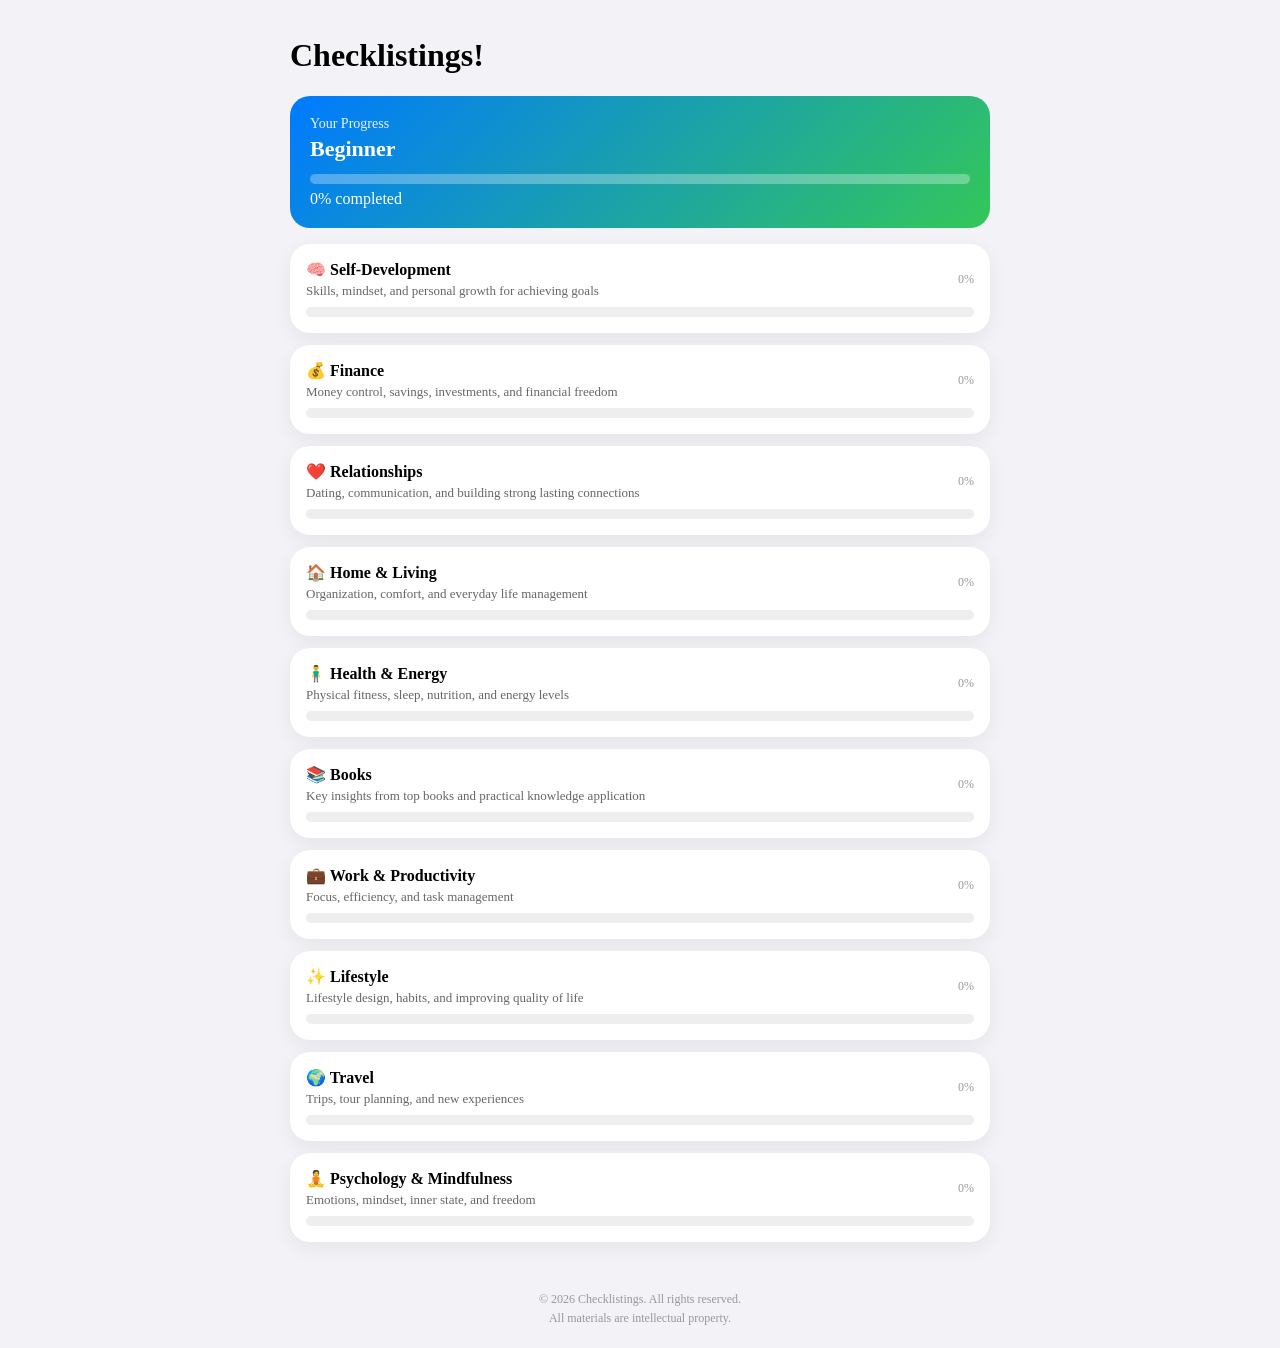
<file: index.html>
<!DOCTYPE html>
<html lang="en">
<head>  
  <meta charset="UTF-8">
  <meta name="viewport" content="width=device-width, initial-scale=1.0">
  
  <title>Checklistings. Become smarter.</title>

  <!-- ADD THIS -->
  <script src="https://telegram.org/js/telegram-web-app.js"></script>

  <link rel="stylesheet" href="styles.css">
</head>
  
<body>
  <div id="app">
  <style>
    .loading-screen {
      display: flex;
      flex-direction: column;
      align-items: center;
      justify-content: center;
      min-height: 80vh;
      padding: 40px 20px;
      text-align: center;
    }
    
    .loading-icon {
      width: 60px;
      height: 60px;
      margin-bottom: 20px;
      position: relative;
    }
    
    .loading-circle {
      width: 60px;
      height: 60px;
      border: 4px solid #f2f2f7;
      border-top: 4px solid #007aff;
      border-radius: 50%;
      animation: spin 0.8s linear infinite;
    }
    
    .loading-logo {
      position: absolute;
      top: 50%;
      left: 50%;
      transform: translate(-50%, -50%);
      font-size: 28px;
    }
    
    .loading-text {
      font-size: 18px;
      font-weight: 600;
      color: #333;
      margin-bottom: 8px;
      animation: pulse 1.5s ease-in-out infinite;
    }
    
    .loading-subtext {
      font-size: 13px;
      color: #999;
      animation: fadeInOut 2s ease-in-out infinite;
    }
    
    .loading-bar {
      width: 200px;
      height: 3px;
      background: #f2f2f7;
      border-radius: 10px;
      overflow: hidden;
      margin-top: 20px;
    }
    
    .loading-bar-fill {
      height: 100%;
      background: linear-gradient(90deg, #007aff, #34c759, #007aff);
      background-size: 200% 100%;
      border-radius: 10px;
      animation: shimmer 1.5s ease-in-out infinite;
      width: 80%;
    }
    
    @keyframes spin {
      0% { transform: rotate(0deg); }
      100% { transform: rotate(360deg); }
    }
    
    @keyframes pulse {
      0%, 100% { opacity: 1; transform: scale(1); }
      50% { opacity: 0.7; transform: scale(0.98); }
    }
    
    @keyframes fadeInOut {
      0%, 100% { opacity: 0.5; }
      50% { opacity: 1; }
    }
    
    @keyframes shimmer {
      0% { background-position: -200% 0; }
      100% { background-position: 200% 0; }
    }
  </style>
  
  <div class="loading-screen">
    <div class="loading-icon">
      <div class="loading-circle"></div>
      <div class="loading-logo">📋</div>
    </div>
    
    <p class="loading-text">Checklistings!</p>
    <p class="loading-subtext">Loading...</p>
    
    <div class="loading-bar">
      <div class="loading-bar-fill"></div>
    </div>
  </div>
</div>
  
  <script type="module" src="js/app.js"></script>
</body>
  
    <footer style="text-align:center;padding:20px 16px;font-size:12px;color:#999;line-height:1.6;">
  © 2026 Checklistings. All rights reserved.<br>
  All materials are intellectual property.
</footer>
  
</html>
</file>
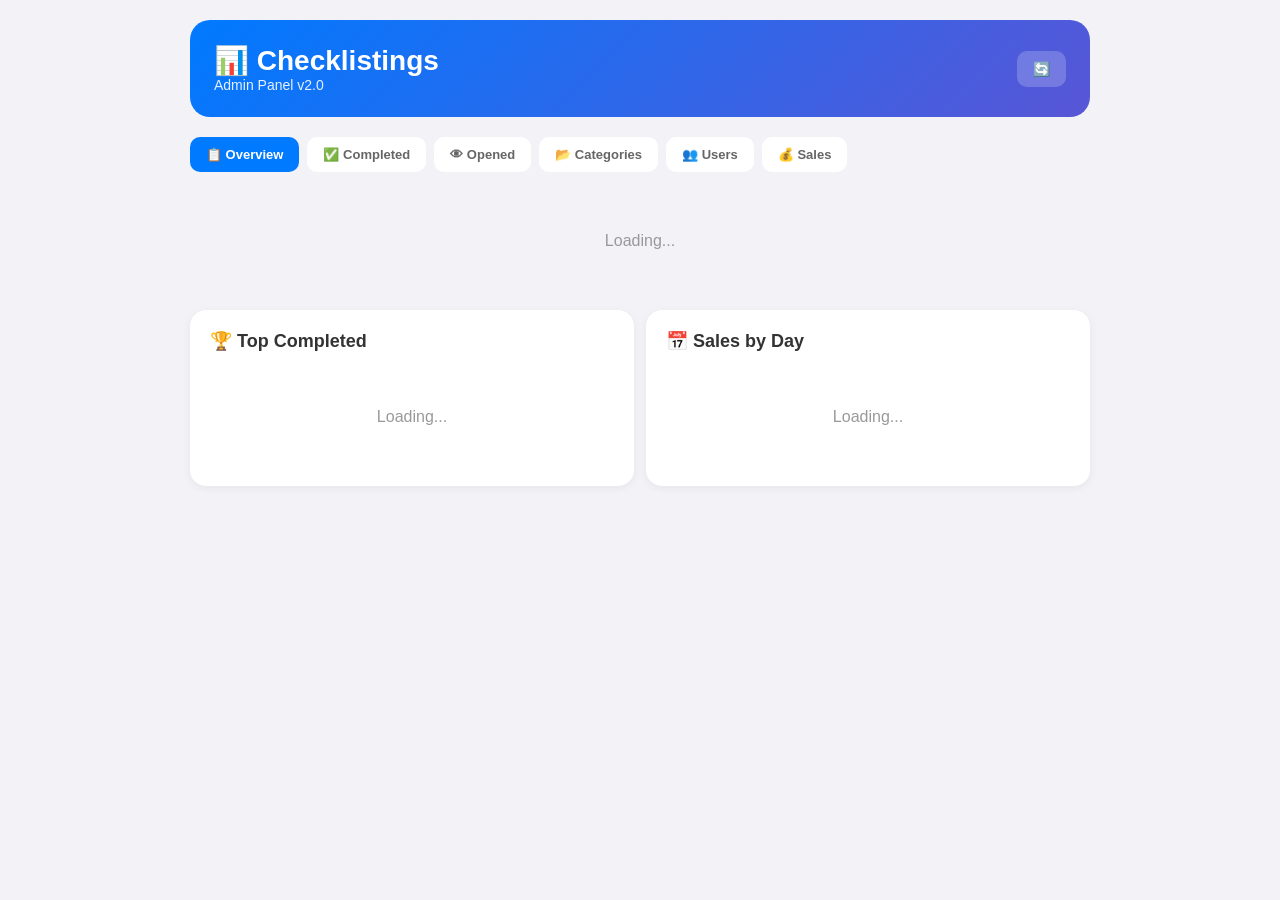
<file: admin.html>
<!DOCTYPE html>
<html lang="en">
<head>
    <meta charset="UTF-8">
    <meta name="viewport" content="width=device-width, initial-scale=1.0">
    <title>Checklistings Admin</title>
    <style>
        * { margin: 0; padding: 0; box-sizing: border-box; }
        
        body {
            font-family: -apple-system, BlinkMacSystemFont, 'Segoe UI', Roboto, sans-serif;
            background: #f2f2f7;
            padding: 20px;
            color: #333;
        }
        
        .container { max-width: 900px; margin: 0 auto; }
        
        .header {
            background: linear-gradient(135deg, #007aff, #5856d6);
            color: white;
            padding: 24px;
            border-radius: 20px;
            margin-bottom: 20px;
            display: flex;
            justify-content: space-between;
            align-items: center;
        }
        
        .header h1 { font-size: 28px; }
        .header p { opacity: 0.9; font-size: 14px; }
        
        .tabs {
            display: flex;
            gap: 8px;
            margin-bottom: 20px;
            flex-wrap: wrap;
        }
        
        .tab {
            padding: 10px 16px;
            border: none;
            border-radius: 10px;
            background: white;
            font-size: 13px;
            font-weight: 600;
            cursor: pointer;
            color: #666;
            white-space: nowrap;
        }
        
        .tab.active {
            background: #007aff;
            color: white;
        }
        
        .stats {
            display: grid;
            grid-template-columns: repeat(auto-fit, minmax(130px, 1fr));
            gap: 12px;
            margin-bottom: 20px;
        }
        
        .stat-card {
            background: white;
            padding: 14px;
            border-radius: 16px;
            text-align: center;
            box-shadow: 0 2px 8px rgba(0,0,0,0.06);
        }
        
        .stat-card .number { font-size: 28px; font-weight: 800; }
        .stat-card .label { font-size: 12px; color: #666; margin-top: 4px; }
        
        .revenue { background: linear-gradient(135deg, #ff9500, #ff6b00); color: white; }
        .revenue .number { color: white; }
        .revenue .label { color: rgba(255,255,255,0.8); }
        
        .blue { background: linear-gradient(135deg, #007aff, #5856d6); color: white; }
        .blue .number { color: white; }
        .blue .label { color: rgba(255,255,255,0.8); }
        
        .green { background: linear-gradient(135deg, #34c759, #30b350); color: white; }
        .green .number { color: white; }
        .green .label { color: rgba(255,255,255,0.8); }
        
        .purple { background: linear-gradient(135deg, #af52de, #5856d6); color: white; }
        .purple .number { color: white; }
        .purple .label { color: rgba(255,255,255,0.8); }
        
        .card {
            background: white;
            border-radius: 16px;
            padding: 20px;
            margin-bottom: 12px;
            box-shadow: 0 2px 8px rgba(0,0,0,0.06);
        }
        
        .card h3 { font-size: 18px; margin-bottom: 16px; display: flex; align-items: center; gap: 8px; }
        
        .grid-2 { display: grid; grid-template-columns: 1fr 1fr; gap: 12px; }
        
        @media (max-width: 600px) {
            .grid-2 { grid-template-columns: 1fr; }
            .tabs { flex-direction: column; }
        }
        
        table {
            width: 100%;
            border-collapse: collapse;
        }
        
        th, td {
            padding: 10px 12px;
            text-align: left;
            font-size: 13px;
        }
        
        th {
            background: #f2f2f7;
            font-weight: 600;
            color: #666;
        }
        
        th:first-child { border-radius: 10px 0 0 10px; }
        th:last-child { border-radius: 0 10px 10px 0; }
        
        tr { border-bottom: 1px solid #f2f2f7; }
        
        .badge {
            padding: 4px 10px;
            border-radius: 20px;
            font-size: 11px;
            font-weight: 600;
        }
        
        .badge-hot { background: #ffe5e5; color: #ff3b30; }
        .badge-good { background: #e8f8ed; color: #34c759; }
        .badge-neutral { background: #f2f2f7; color: #666; }
        .badge-warn { background: #fff3e0; color: #ff9500; }
        
        .ranking-list { }
        
        .ranking-item {
            display: flex;
            align-items: center;
            gap: 10px;
            padding: 10px;
            border-radius: 10px;
            margin-bottom: 6px;
            background: #f9f9f9;
        }
        
        .ranking-position {
            width: 32px;
            height: 32px;
            border-radius: 8px;
            display: flex;
            align-items: center;
            justify-content: center;
            font-weight: 800;
            font-size: 14px;
            color: white;
            flex-shrink: 0;
        }
        
        .position-1 { background: linear-gradient(135deg, #ffd700, #ffb800); }
        .position-2 { background: linear-gradient(135deg, #c0c0c0, #a0a0a0); }
        .position-3 { background: linear-gradient(135deg, #cd7f32, #b8702e); }
        .position-other { background: #d0d0d0; color: #666; }
        
        .ranking-info { flex: 1; min-width: 0; }
        .ranking-title { font-size: 13px; font-weight: 600; margin-bottom: 3px; }
        
        .ranking-bar {
            height: 5px;
            background: #e0e0e0;
            border-radius: 10px;
            overflow: hidden;
        }
        
        .ranking-fill {
            height: 100%;
            background: linear-gradient(90deg, #007aff, #34c759);
            border-radius: 10px;
        }
        
        .ranking-stats {
            text-align: right;
            flex-shrink: 0;
        }
        
        .ranking-value { font-size: 14px; font-weight: 700; }
        .ranking-sub { font-size: 11px; color: #999; }
        
        .bar-chart {
            display: flex;
            align-items: flex-end;
            gap: 10px;
            height: 180px;
            padding: 10px 0;
        }
        
        .bar-item {
            flex: 1;
            display: flex;
            flex-direction: column;
            align-items: center;
            gap: 6px;
        }
        
        .bar {
            width: 100%;
            max-width: 50px;
            background: linear-gradient(180deg, #007aff, #5856d6);
            border-radius: 6px 6px 0 0;
            min-height: 4px;
        }
        
        .bar-label { font-size: 10px; color: #666; text-align: center; }
        .bar-value { font-size: 12px; font-weight: 700; }
        
        .empty { text-align: center; padding: 40px; color: #999; }
        
        .btn {
            padding: 10px 16px;
            border: none;
            border-radius: 10px;
            font-size: 14px;
            font-weight: 600;
            cursor: pointer;
        }
    </style>
</head>
<body>
    <div class="container">
        <div class="header">
            <div>
                <h1>📊 Checklistings</h1>
                <p>Admin Panel v2.0</p>
            </div>
            <button class="btn" style="background:rgba(255,255,255,0.2);color:white;" onclick="loadData()">🔄</button>
        </div>
        
        <!-- Tabs -->
        <div class="tabs">
            <button class="tab active" onclick="showTab('overview')">📋 Overview</button>
            <button class="tab" onclick="showTab('completed')">✅ Completed</button>
            <button class="tab" onclick="showTab('opened')">👁 Opened</button>
            <button class="tab" onclick="showTab('categories')">📂 Categories</button>
            <button class="tab" onclick="showTab('users')">👥 Users</button>
            <button class="tab" onclick="showTab('sales')">💰 Sales</button>
        </div>
        
        <!-- Overview -->
        <div id="tab-overview">
            <div class="stats" id="stats-overview"></div>
            <div class="grid-2">
                <div class="card">
                    <h3>🏆 Top Completed</h3>
                    <div id="top-completed"></div>
                </div>
                <div class="card">
                    <h3>📅 Sales by Day</h3>
                    <div id="sales-chart"></div>
                </div>
            </div>
        </div>
        
        <!-- Completed -->
        <div id="tab-completed" style="display:none;">
            <div class="card">
                <h3>✅ Completed Checklists Ranking</h3>
                <div class="ranking-list" id="ranking-completed"></div>
            </div>
        </div>
        
        <!-- Opened -->
        <div id="tab-opened" style="display:none;">
            <div class="card">
                <h3>👁 Opened (Unfinished) Checklists Ranking</h3>
                <div class="ranking-list" id="ranking-opened"></div>
            </div>
        </div>
        
        <!-- Categories -->
        <div id="tab-categories" style="display:none;">
            <div class="card">
                <h3>📂 Categories Ranking</h3>
                <div class="ranking-list" id="ranking-categories"></div>
            </div>
        </div>
        
        <!-- Users -->
        <div id="tab-users" style="display:none;">
            <div class="stats" id="stats-users"></div>
            <div class="card">
                <h3>👥 Recent Visitors</h3>
                <div id="recent-users"></div>
            </div>
        </div>
        
        <!-- Sales -->
        <div id="tab-sales" style="display:none;">
            <div class="card">
                <h3>💰 Sales History</h3>
                <div id="sales-history"></div>
            </div>
        </div>
    </div>
    
    <script>
        const WORKER_URL = 'https://checklistings-en.dan-svistunov.workers.dev';
        let allData = null;
        
        async function loadData() {
            showLoading();
            try {
                const response = await fetch(`${WORKER_URL}/api/admin/stats?_=${Date.now()}`);
                allData = await response.json();
                renderAll();
            } catch (e) {
                console.error('Error:', e);
                alert('Loading error: ' + e.message);
            }
        }
        
        function showLoading() {
            document.querySelectorAll('.ranking-list, [id^="top-"], [id^="sales-"], [id^="recent-"], [id^="stats-"]').forEach(el => {
                if (el) el.innerHTML = '<div class="empty">Loading...</div>';
            });
        }
        
        function renderAll() {
            renderOverview();
            renderCompleted();
            renderOpened();
            renderCategories();
            renderUsers();
            renderSales();
        }
        
        function renderOverview() {
            const d = allData;
            const convRate = d.total_users > 0 ? Math.round((d.unique_buyers / d.total_users) * 100) : 0;
            const returnRate = d.total_users > 0 ? Math.round((d.returning_users / d.total_users) * 100) : 0;
            
            document.getElementById('stats-overview').innerHTML = `
                <div class="stat-card blue"><div class="number">${d.total_users || 0}</div><div class="label">Total Users</div></div>
                <div class="stat-card purple"><div class="number">${d.returning_users || 0}</div><div class="label">Returning</div></div>
                <div class="stat-card"><div class="number" style="color:#007aff;">${d.unique_buyers || 0}</div><div class="label">Buyers</div></div>
                <div class="stat-card revenue"><div class="number">${d.total_revenue || 0} ⭐</div><div class="label">Revenue</div></div>
                <div class="stat-card green"><div class="number">${convRate}%</div><div class="label">Conversion</div></div>
                <div class="stat-card"><div class="number" style="color:#ff9500;">${returnRate}%</div><div class="label">Return Rate</div></div>
            `;
            
            // Top completed
            const completed = (allData.ranking || []).slice(0, 5);
            const maxComp = completed.length > 0 ? completed[0].completions : 1;
            
            document.getElementById('top-completed').innerHTML = completed.length === 0 ? '<div class="empty">No data</div>' :
                completed.map((cl, i) => {
                    const pct = Math.round((cl.completions / maxComp) * 100);
                    const badge = i === 0 ? 'badge-hot' : i < 3 ? 'badge-good' : 'badge-neutral';
                    return `
                        <div style="margin-bottom:10px;">
                            <div style="display:flex;justify-content:space-between;margin-bottom:3px;">
                                <span style="font-size:12px;font-weight:500;">${i+1}. ${cl.title}</span>
                                <span class="badge ${badge}">${cl.completions} times</span>
                            </div>
                            <div class="ranking-bar"><div class="ranking-fill" style="width:${pct}%"></div></div>
                        </div>
                    `;
                }).join('');
            
            // Sales chart
            const byDay = allData.sales_by_day || [];
            const maxDay = byDay.length > 0 ? Math.max(...byDay.map(d => d.count)) : 1;
            
            document.getElementById('sales-chart').innerHTML = byDay.length === 0 ? '<div class="empty">No data</div>' : `
                <div class="bar-chart">
                    ${byDay.slice(-7).map(day => {
                        const h = Math.max(6, (day.count / maxDay) * 140);
                        return `<div class="bar-item"><div class="bar-value">${day.count}</div><div class="bar" style="height:${h}px;"></div><div class="bar-label">${day.date}</div></div>`;
                    }).join('')}
                </div>
            `;
        }
        
        function renderCompleted() {
            const ranking = allData.ranking || [];
            const maxVal = ranking.length > 0 ? ranking[0].completions : 1;
            
            document.getElementById('ranking-completed').innerHTML = ranking.length === 0 ? '<div class="empty">No completions</div>' :
                ranking.map((cl, i) => {
                    const pos = i + 1;
                    const pct = Math.round((cl.completions / maxVal) * 100);
                    let posClass = 'position-other', medal = pos;
                    if (pos === 1) { posClass = 'position-1'; medal = '🥇'; }
                    else if (pos === 2) { posClass = 'position-2'; medal = '🥈'; }
                    else if (pos === 3) { posClass = 'position-3'; medal = '🥉'; }
                    
                    return `
                        <div class="ranking-item">
                            <div class="ranking-position ${posClass}">${medal}</div>
                            <div class="ranking-info">
                                <div class="ranking-title">${cl.title || cl.checklist_id}</div>
                                <div class="ranking-bar"><div class="ranking-fill" style="width:${pct}%"></div></div>
                            </div>
                            <div class="ranking-stats">
                                <div class="ranking-value">${cl.completions}</div>
                                <div class="ranking-sub">times</div>
                            </div>
                        </div>
                    `;
                }).join('');
        }
        
    function renderOpened() {
        const opened = allData.opened_ranking || [];
        // Sort by not_completed (opened but not finished)
        const sorted = opened.sort((a, b) => (b.not_completed || 0) - (a.not_completed || 0));
        const maxVal = sorted.length > 0 ? Math.max(...sorted.map(o => o.not_completed || 0)) : 1;
        
        document.getElementById('ranking-opened').innerHTML = sorted.length === 0 ? '<div class="empty">No opens</div>' :
            sorted.map((cl, i) => {
                const pos = i + 1;
                const pct = Math.round(((cl.not_completed || 0) / maxVal) * 100);
                let posClass = 'position-other', medal = pos;
                if (pos === 1) { posClass = 'position-1'; medal = '🥇'; }
                else if (pos === 2) { posClass = 'position-2'; medal = '🥈'; }
                else if (pos === 3) { posClass = 'position-3'; medal = '🥉'; }
                
                return `
                    <div class="ranking-item">
                        <div class="ranking-position ${posClass}">${medal}</div>
                        <div class="ranking-info">
                            <div class="ranking-title">${cl.title || cl.checklist_id}</div>
                            <div class="ranking-bar"><div class="ranking-fill" style="width:${pct}%"></div></div>
                        </div>
                        <div class="ranking-stats">
                            <div class="ranking-value">${cl.not_completed || 0}</div>
                            <div class="ranking-sub">opened (unfinished)</div>
                            <div style="font-size:10px;color:#999;">total opens: ${cl.opens || 0}</div>
                        </div>
                    </div>
                `;
            }).join('');
    }
        
        function renderCategories() {
            const cats = allData.categories_ranking || [];
            const maxVal = cats.length > 0 ? cats[0].opens : 1;
            
            document.getElementById('ranking-categories').innerHTML = cats.length === 0 ? '<div class="empty">No data</div>' :
                cats.map((cat, i) => {
                    const pos = i + 1;
                    const pct = Math.round((cat.opens / maxVal) * 100);
                    let posClass = 'position-other', medal = pos;
                    if (pos === 1) { posClass = 'position-1'; medal = '🥇'; }
                    else if (pos === 2) { posClass = 'position-2'; medal = '🥈'; }
                    else if (pos === 3) { posClass = 'position-3'; medal = '🥉'; }
                    
                    return `
                        <div class="ranking-item">
                            <div class="ranking-position ${posClass}">${medal}</div>
                            <div class="ranking-info">
                                <div class="ranking-title">${cat.icon || ''} ${cat.title || cat.category}</div>
                                <div class="ranking-bar"><div class="ranking-fill" style="width:${pct}%"></div></div>
                            </div>
                            <div class="ranking-stats">
                                <div class="ranking-value">${cat.opens}</div>
                                <div class="ranking-sub">opens</div>
                            </div>
                        </div>
                    `;
                }).join('');
        }
        
        function renderUsers() {
            const d = allData;
            const returnRate = d.total_users > 0 ? Math.round((d.returning_users / d.total_users) * 100) : 0;
            
            document.getElementById('stats-users').innerHTML = `
                <div class="stat-card blue"><div class="number">${d.total_users || 0}</div><div class="label">Total</div></div>
                <div class="stat-card purple"><div class="number">${d.returning_users || 0}</div><div class="label">Returning</div></div>
                <div class="stat-card green"><div class="number">${returnRate}%</div><div class="label">% Return</div></div>
                <div class="stat-card"><div class="number" style="color:#007aff;">${d.avg_visits || 0}</div><div class="label">Avg Visits</div></div>
            `;
            
            const users = allData.recent_visitors || [];
            
            document.getElementById('recent-users').innerHTML = users.length === 0 ? '<div class="empty">No data</div>' : `
                <table>
                    <tr><th>User ID</th><th>Name</th><th>Visits</th><th>Last Visit</th></tr>
                    ${users.slice(0, 15).map(u => `
                        <tr>
                            <td>${u.user_id}</td>
                            <td>${u.first_name || '-'}</td>
                            <td><span class="badge ${u.visit_count > 2 ? 'badge-good' : 'badge-neutral'}">${u.visit_count}</span></td>
                            <td>${u.last_seen_date || '-'}</td>
                        </tr>
                    `).join('')}
                </table>
            `;
        }
        
        function renderSales() {
            const buyers = allData.recent_buyers || [];
            
            document.getElementById('sales-history').innerHTML = buyers.length === 0 ? '<div class="empty">No sales</div>' : `
                <table>
                    <tr><th>User ID</th><th>Checklist</th><th>Amount</th><th>Date</th></tr>
                    ${buyers.slice(0, 20).map(u => `
                        <tr>
                            <td>${u.user_id}</td>
                            <td>${u.checklist_title || u.checklist_id}</td>
                            <td>${u.amount} ⭐</td>
                            <td>${u.date}</td>
                        </tr>
                    `).join('')}
                </table>
            `;
        }
        
        function showTab(tab) {
            document.querySelectorAll('.tab').forEach(t => t.classList.remove('active'));
            document.querySelectorAll('[id^="tab-"]').forEach(t => t.style.display = 'none');
            event.target.classList.add('active');
            document.getElementById('tab-' + tab).style.display = 'block';
        }
        
        loadData();
    </script>
</body>
</html>
</file>
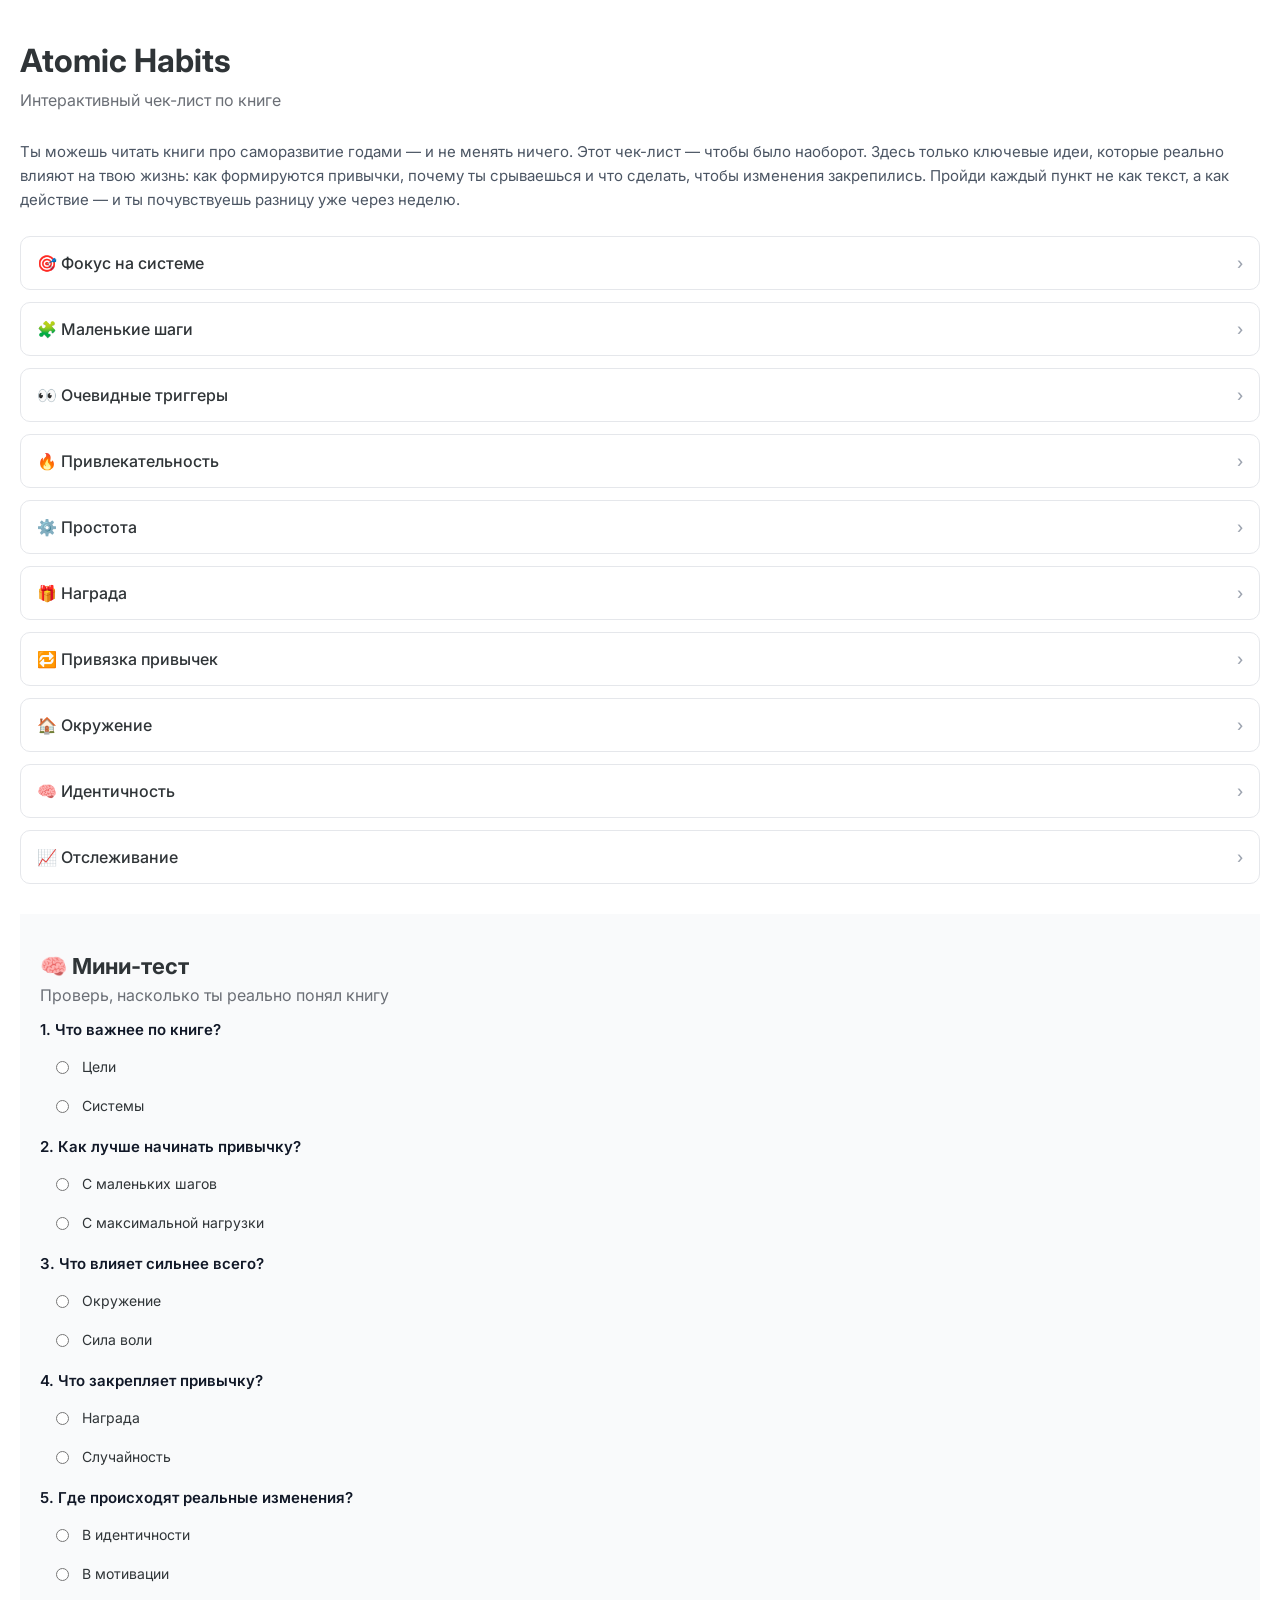
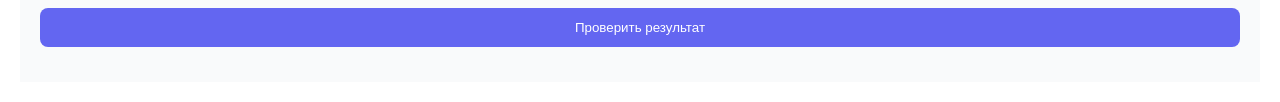
<file: checklists/books/Atomic habits.html>
<!DOCTYPE html>
<html lang="ru">
<head>
<meta charset="UTF-8">
<meta name="viewport" content="width=device-width, initial-scale=1.0">
<title>Atomic Habits — чек-лист</title>
<link href="https://fonts.googleapis.com/css2?family=Inter:wght@300;400;500;600&display=swap" rel="stylesheet">
<style>
body{font-family:'Inter',sans-serif;background:#ffffff;color:#2f3437;margin:0}
.container{max-width:100%;margin:0 auto;padding:20px}
h1{font-size:32px;margin-bottom:10px}
.subtitle{color:#6b6f76;margin-bottom:30px}
.checklist-item{border:1px solid #e5e7eb;border-radius:10px;margin-bottom:12px;overflow:hidden}
summary{
  list-style:none;
  padding:16px;
  cursor:pointer;
  display:flex;
  justify-content:space-between;
  align-items:center;
  font-weight:500;
}
summary::-webkit-details-marker{display:none}
.arrow{transition:0.2s;color:#9ca3af}
details[open] .arrow{transform:rotate(90deg)}
.content{padding:0 16px 16px}
.source{font-size:13px;color:#6b6f76;margin-bottom:6px}
.comment{font-size:14px;line-height:1.6;margin-bottom:10px}
.tip{background:#f1f5f9;border-left:4px solid #6366f1;padding:10px 12px;border-radius:6px;font-size:14px}
.tip b{color:#3730a3}

/* QUIZ */
.quiz-container{background:#f9fafb;border:none;border-radius:0;padding:20px;margin-top:30px}
.quiz-question{font-size:15px;font-weight:600;margin-bottom:8px;color:#111827}
.quiz-option{display:flex;align-items:center;gap:10px;padding:10px;border-radius:8px;cursor:pointer;transition:0.2s;border:1px solid transparent}
.quiz-option:hover{background:#eef2ff;border-color:#c7d2fe}
.quiz-option input{accent-color:#6366f1}
.quiz-option span{font-size:14px}
.quiz-btn{margin-top:15px;padding:12px 16px;border:none;background:#6366f1;color:white;border-radius:8px;cursor:pointer;font-weight:500;width:100%}
.quiz-btn:hover{background:#4f46e5}
.quiz-result{margin-top:15px;font-weight:500;font-size:15px}
</style>
</head>
<body>
<div class="container">
  <h1>Atomic Habits</h1>
  <div class="subtitle">Интерактивный чек-лист по книге</div>
  <div class="comment" style="margin-bottom:24px; font-size:15px; color:#4b5563;">
    Ты можешь читать книги про саморазвитие годами — и не менять ничего. Этот чек-лист — чтобы было наоборот. Здесь только ключевые идеи, которые реально влияют на твою жизнь: как формируются привычки, почему ты срываешься и что сделать, чтобы изменения закрепились. Пройди каждый пункт не как текст, а как действие — и ты почувствуешь разницу уже через неделю.
  </div>

  <details class="checklist-item">
    <summary>🎯 Фокус на системе <span class="arrow">›</span></summary>
    <div class="content">
      <div class="source">Источник: James Clear — Atomic Habits</div>
      <div class="comment">Большинство людей зацикливаются на целях: похудеть, заработать больше, выучить язык. Но цель — это лишь момент во времени, а система — это процесс, который приводит к результату. Даже если ты достиг цели, без системы результат не удержится. Поэтому успех — это не разовое усилие, а повторяемая модель действий, встроенная в повседневную жизнь.</div>
      <div class="tip"><b>Совет:</b> замени цель «хочу форму» на систему «тренируюсь 3 раза в неделю».</div>
    </div>
  </details>

  <details class="checklist-item">
    <summary>🧩 Маленькие шаги <span class="arrow">›</span></summary>
    <div class="content">
      <div class="source">Источник: Atomic Habits</div>
      <div class="comment">Резкие изменения редко работают в долгую, потому что требуют слишком много энергии и силы воли. Зато маленькие действия почти не вызывают сопротивления и легко повторяются. Со временем они накапливаются и создают эффект сложного процента: сначала результат незаметен, но потом происходит резкий рост.</div>
      <div class="tip"><b>Совет:</b> начни с мини-действия: 5 минут вместо часа.</div>
    </div>
  </details>

  <details class="checklist-item">
    <summary>👀 Очевидные триггеры <span class="arrow">›</span></summary>
    <div class="content">
      <div class="source">Источник: 1-й закон привычек</div>
      <div class="comment">Наше поведение во многом автоматическое и запускается внешними сигналами. Если триггер заметен и находится перед глазами, вероятность действия резко возрастает. Именно поэтому окружение влияет сильнее, чем мотивация — оно буквально подталкивает к действию без лишних размышлений.</div>
      <div class="tip"><b>Совет:</b> положи книгу на видное место, чтобы читать чаще.</div>
    </div>
  </details>

  <details class="checklist-item">
    <summary>🔥 Привлекательность <span class="arrow">›</span></summary>
    <div class="content">
      <div class="source">Источник: 2-й закон привычек</div>
      <div class="comment">Мозг устроен так, что он стремится к удовольствию и избегает дискомфорта. Если привычка кажется скучной или сложной, ты будешь её откладывать. Но если сделать процесс приятным или связать его с чем-то, что тебе уже нравится, вероятность повторения увеличивается в разы.</div>
      <div class="tip"><b>Совет:</b> совмещай полезное с приятным (спорт + музыка).</div>
    </div>
  </details>

  <details class="checklist-item">
    <summary>⚙️ Простота <span class="arrow">›</span></summary>
    <div class="content">
      <div class="source">Источник: 3-й закон привычек</div>
      <div class="comment">Люди часто переоценивают важность мотивации и недооценивают силу трения. Чем больше шагов требуется для действия, тем меньше шанс, что ты его сделаешь. Упрощение — это не слабость, а стратегия: убирая лишние препятствия, ты делаешь нужное поведение почти автоматическим.</div>
      <div class="tip"><b>Совет:</b> уменьши барьер: подготовь всё заранее.</div>
    </div>
  </details>

  <details class="checklist-item">
    <summary>🎁 Награда <span class="arrow">›</span></summary>
    <div class="content">
      <div class="source">Источник: 4-й закон привычек</div>
      <div class="comment">Любое поведение закрепляется через положительное подкрепление. Даже маленькое ощущение «я молодец» помогает мозгу запомнить действие как полезное. Без награды привычка остаётся пустой и быстро исчезает.</div>
      <div class="tip"><b>Совет:</b> отмечай прогресс — галочки, трекеры, визуализация.</div>
    </div>
  </details>

  <details class="checklist-item">
    <summary>🔁 Привязка привычек <span class="arrow">›</span></summary>
    <div class="content">
      <div class="source">Источник: Habit stacking</div>
      <div class="comment">Создавать привычку с нуля сложно, но гораздо проще встроить её в уже существующий ритуал. Мозг любит последовательности, поэтому новая привычка «приклеивается» к старой и становится её продолжением.</div>
      <div class="tip"><b>Совет:</b> «после кофе — 5 минут чтения».</div>
    </div>
  </details>

  <details class="checklist-item">
    <summary>🏠 Окружение <span class="arrow">›</span></summary>
    <div class="content">
      <div class="source">Источник: Поведенческая психология</div>
      <div class="comment">Окружение формирует поведение незаметно. Если вокруг много отвлекающих факторов, даже сильная дисциплина не спасёт. Но если пространство настроено правильно, нужные действия становятся легче, а вредные — сложнее.</div>
      <div class="tip"><b>Совет:</b> убери отвлекающее, добавь полезное.</div>
    </div>
  </details>

  <details class="checklist-item">
    <summary>🧠 Идентичность <span class="arrow">›</span></summary>
    <div class="content">
      <div class="source">Источник: Atomic Habits</div>
      <div class="comment">Самые устойчивые изменения происходят не на уровне действий, а на уровне личности. Когда ты начинаешь видеть себя по-новому, поведение автоматически подстраивается под эту идентичность. Это делает привычки стабильными и естественными.</div>
      <div class="tip"><b>Совет:</b> думай не «я читаю», а «я читатель».</div>
    </div>
  </details>

  <details class="checklist-item">
    <summary>📈 Отслеживание <span class="arrow">›</span></summary>
    <div class="content">
      <div class="source">Источник: Habit tracking</div>
      <div class="comment">Когда ты видишь прогресс, у тебя появляется дополнительная мотивация продолжать. Отслеживание превращает абстрактные усилия в конкретные результаты и создаёт ощущение движения вперёд.</div>
      <div class="tip"><b>Совет:</b> веди простой трекер привычек.</div>
    </div>
  </details>

  <!-- Тест -->
  <div class="quiz-container">
    <h2 style="font-size:22px; margin-bottom:6px">🧠 Мини-тест</h2>
    <div class="subtitle" style="margin-bottom:15px">Проверь, насколько ты реально понял книгу</div>

    <form id="quiz">
      <div class="quiz-question">1. Что важнее по книге?</div>
      <label class="quiz-option"><input type="radio" name="q1" value="0"><span>Цели</span></label>
      <label class="quiz-option"><input type="radio" name="q1" value="1"><span>Системы</span></label>

      <div class="quiz-question" style="margin-top:12px">2. Как лучше начинать привычку?</div>
      <label class="quiz-option"><input type="radio" name="q2" value="1"><span>С маленьких шагов</span></label>
      <label class="quiz-option"><input type="radio" name="q2" value="0"><span>С максимальной нагрузки</span></label>

      <div class="quiz-question" style="margin-top:12px">3. Что влияет сильнее всего?</div>
      <label class="quiz-option"><input type="radio" name="q3" value="1"><span>Окружение</span></label>
      <label class="quiz-option"><input type="radio" name="q3" value="0"><span>Сила воли</span></label>

      <div class="quiz-question" style="margin-top:12px">4. Что закрепляет привычку?</div>
      <label class="quiz-option"><input type="radio" name="q4" value="1"><span>Награда</span></label>
      <label class="quiz-option"><input type="radio" name="q4" value="0"><span>Случайность</span></label>

      <div class="quiz-question" style="margin-top:12px">5. Где происходят реальные изменения?</div>
      <label class="quiz-option"><input type="radio" name="q5" value="1"><span>В идентичности</span></label>
      <label class="quiz-option"><input type="radio" name="q5" value="0"><span>В мотивации</span></label>

      <button type="button" onclick="checkQuiz()" class="quiz-btn">Проверить результат</button>
    </form>

    <div id="result" class="comment" style="margin-top:15px;font-weight:500"></div>
  </div>

</div>

<script>
function checkQuiz(){
  console.log('quiz clicked');
  let score = 0;
  for(let i=1;i<=5;i++){
    let q = document.querySelector('input[name="q'+i+'"]:checked');
    if(q) score += parseInt(q.value);
  }

  let text = '';
  if(score <= 2) text = '📉 Слабо — стоит перечитать и применить';
  else if(score <= 4) text = '👍 Неплохо — ты понимаешь основы';
  else text = '🔥 Отлично — ты реально внедряешь идеи';

  document.getElementById('result').innerText = 'Результат: ' + score + '/5 — ' + text;
}
</script>

</body>
</html>
</file>
<file: styles.css>
body {
  margin:0;
  font-family:-apple-system;
  background:#f2f2f7;
}

#app {
  max-width:700px;
  margin:auto;
  padding:16px;
}

/* DASHBOARD */
.dashboard {
  background:linear-gradient(135deg,#007aff,#34c759);
  color:white;
  border-radius:20px;
  padding:20px;
  margin-bottom:16px;
}

.dashboard-title {
  font-size:14px;
  opacity:0.9;
}

.dashboard-level {
  font-size:22px;
  font-weight:700;
  margin-top:4px;
}

.dashboard-bar {
  margin-top:12px;
  height:10px;
  background:rgba(255,255,255,0.3);
  border-radius:10px;
  overflow:hidden;
}

.dashboard-fill {
  height:100%;
  background:white;
  border-radius:10px;
  transition:width 0.4s;
}

/* CARD */
.card {
  background:white;
  border-radius:20px;
  padding:16px;
  margin-bottom:12px;
  box-shadow:0 6px 20px rgba(0,0,0,0.06);
  transition: transform 0.15s ease, box-shadow 0.15s ease;
  animation: fadeInUp 0.4s ease;
}

.card:active {
  transform: scale(0.97);
  box-shadow: 0 3px 10px rgba(0,0,0,0.05);
}

/* CATEGORY */
.category-header {
  display:flex;
  justify-content:space-between;
  align-items:center;
}

.category-title {
  font-weight:700;
}

.category-percent {
  font-size:12px;
  color:#999;
}

/* STATUS RIGHT */
.card-row {
  display:flex;
  justify-content:space-between;
  align-items:center;
}

.status {
  font-size:11px;
  font-weight:500;
  padding:4px 8px;
  border-radius:999px;
  white-space:nowrap;
}

.status.new {
  background:rgba(0,122,255,0.12);
  color:#007aff;
}

.status.progress {
  background:rgba(255,149,0,0.12);
  color:#ff9500;
}

.status.done {
  background:rgba(52,199,89,0.12);
  color:#34c759;
}

/* PROGRESS */
.progress-bar {
  height:10px;
  background:#eee;
  border-radius:999px;
  overflow:hidden;
}

.progress-fill {
  height:100%;
  background:#34c759;
  border-radius:999px;
  transition:width 0.5s ease;
}

/* BUTTONS */
.btn {
  padding:12px;
  border-radius:14px;
  border:none;
  font-weight:600;
  cursor:pointer;
}

.btn-primary {
  background:linear-gradient(135deg,#007aff,#5856d6);
  color:white;
}

.btn-ghost {
  background:none;
  color:#007aff;
}

.btn:disabled {
  opacity:0.5;
  cursor:not-allowed;
}

/* MODAL */
.modal {
  position:fixed;
  top:0;
  left:0;
  width:100%;
  height:100%;
  background:rgba(0,0,0,0.4);
  display:flex;
  align-items:center;
  justify-content:center;
  z-index:1000;
}

.modal-content {
  background:white;
  padding:20px;
  border-radius:20px;
  max-width:320px;
  text-align:center;
}

/* ITEM */
.item {
  background:white;
  border-radius:16px;
  margin-bottom:10px;
  box-shadow:0 3px 10px rgba(0,0,0,0.04);
  animation: fadeInUp 0.3s ease;
}

.item-header {
  padding:14px;
  display:flex;
  justify-content:space-between;
  cursor:pointer;
  font-weight:500;
  font-size:15px;
}

.item-header::after {
  content:"›";
}

.item.open .item-header::after {
  transform:rotate(90deg);
}

.item-body {
  display:none;
  padding:14px;
  animation: fadeIn 0.25s ease;
}

.item-body p {
  margin:0;
  line-height:1.5;
  font-size:14px;
}

/* QUIZ */
.quiz-section {
  margin-top:24px;
}

.quiz-title {
  font-size:18px;
  font-weight:700;
  margin-bottom:12px;
}

.quiz-question {
  background:white;
  padding:14px;
  border-radius:16px;
  margin-bottom:10px;
}

.quiz-question p {
  font-size:15px;
  font-weight:600;
  margin-bottom:8px;
}

.quiz-option {
  display:block;
  padding:12px;
  border:1px solid #eee;
  border-radius:10px;
  margin-bottom:6px;
  font-size:14px;
}

/* TYPOGRAPHY */
h2 {
  font-size:22px;
  margin-bottom:6px;
}

.checklist-description {
  font-size:14px;
  color:#666;
  margin-bottom:12px;
}

.checklist-subtitle {
  font-size:13px;
  color:#666;
  margin-top:4px;
  line-height:1.4;
}

/* PRICE TAG */
.price-tag {
  font-size:13px;
  font-weight:600;
  color:#ff9500;
  margin-top:6px;
}

/* ANIMATIONS */
@keyframes fadeIn {
  from { opacity:0 }
  to { opacity:1 }
}

@keyframes fadeInUp {
  from {
    opacity:0;
    transform: translateY(10px);
  }
  to {
    opacity:1;
    transform: translateY(0);
  }
}

/* Animated gradient for dashboard */
.dashboard {
  background: linear-gradient(135deg, #007aff, #34c759, #5856d6, #007aff);
  background-size: 300% 300%;
  animation: gradientShift 8s ease infinite;
}

/* Gradient for buttons */
.btn-primary {
  background: linear-gradient(135deg, #007aff, #5856d6, #007aff);
  background-size: 200% 200%;
  animation: gradientShift 6s ease infinite;
}

/* Subtle gradient for category cards on hover */
.card.category {
  transition: all 0.3s ease;
}

.card.category:hover {
  background: linear-gradient(135deg, #ffffff, #f0f4ff);
}

@keyframes gradientShift {
  0% {
    background-position: 0% 50%;
  }
  25% {
    background-position: 100% 0%;
  }
  50% {
    background-position: 100% 100%;
  }
  75% {
    background-position: 0% 100%;
  }
  100% {
    background-position: 0% 50%;
  }
}
</file>
